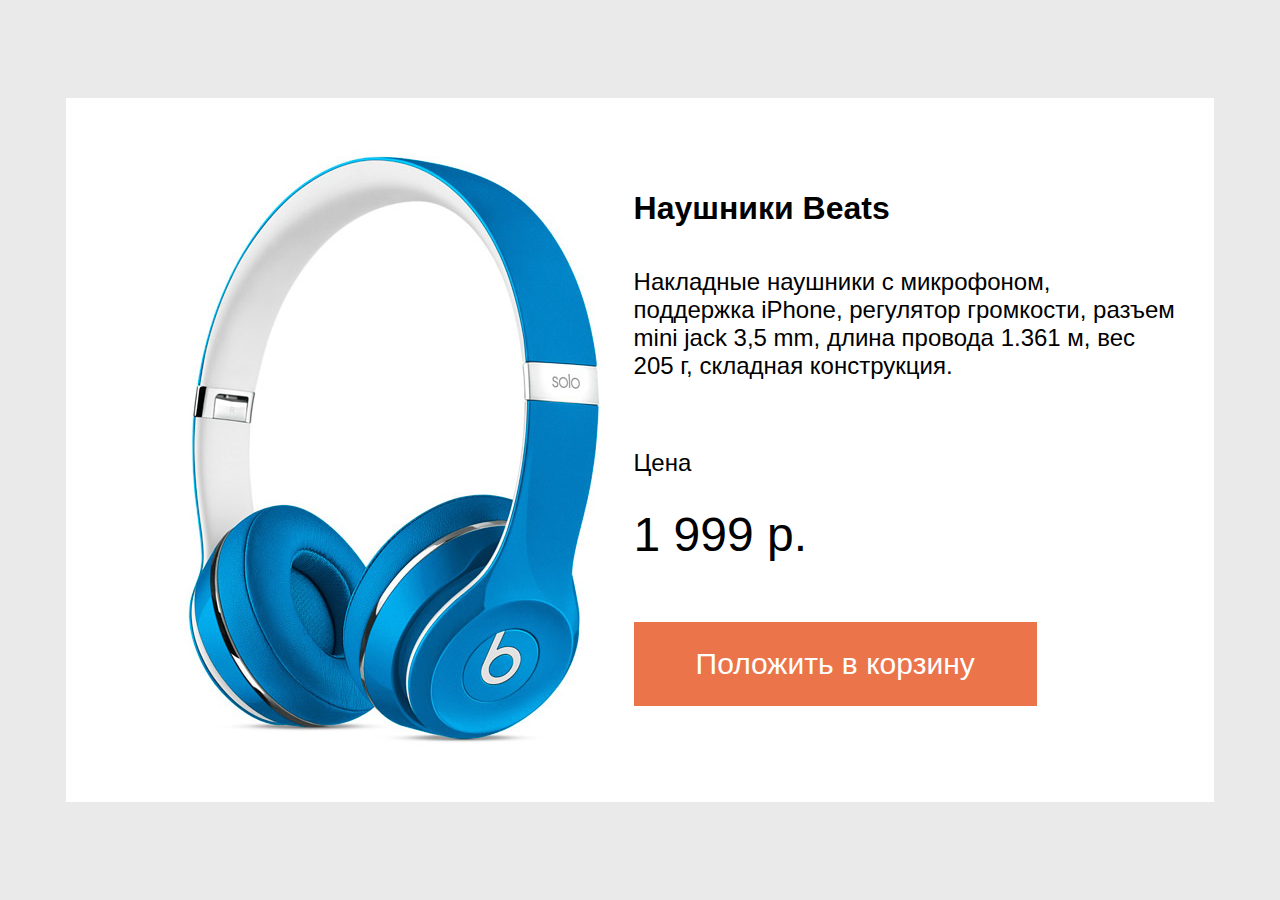
<file: 2nd/index.html>
<!DOCTYPE html>
<html lang="ru">
<head>
	<meta charset="UTF-8">
	<link rel="stylesheet" href="css/main.css">
	<title>Первая верстка.Товар</title>

</head>
<body>
	<div class="item-card">
		<div class="item-card__img">
			<img src="img/bits.jpg" alt="битсы">
		</div>
		<div class="item-card__description">
			<h2>Наушники Beats</h2>
			<p>Накладные наушники с микрофоном, поддержка iPhone, регулятор громкости, разъем mini jack 3,5 mm, длина провода 1.361 м, вес 205 г, складная конструкция.</p>
		
			<div class="price">
			Цена<br>
			<span class="number">1 999 р.</span></div>
			<button class="button">Положить в корзину</button>
		</div>

	</div>
</body>
</html>
</file>
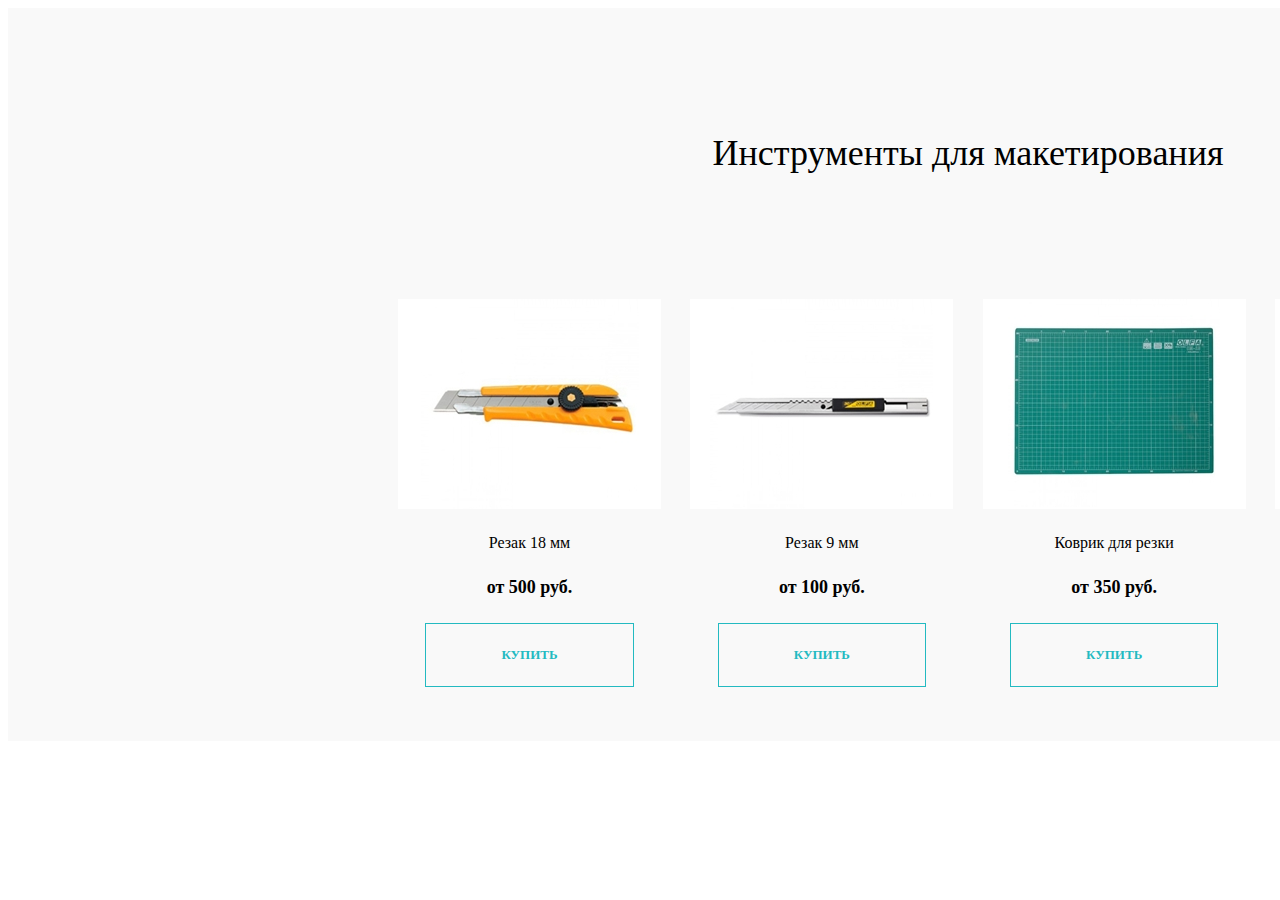
<file: flex-try/index.html>
<!DOCTYPE html>
<html lang="en">
<head>
	<meta charset="UTF-8">
	<title>Document</title>
	<link rel="stylesheet" href="css/main.css">
</head>
<body>
	<section class="instruments">
		<div class="container">
			<h1 class="section__title">
			Инструменты для макетирования
		</h1>
		<div class="row">
			<div class="goods">
				<div class="goods__img"><img src="img/knife_1.jpg" alt="knife_1"></div>
				<div class="goods__name">Резак 18 мм</div>
				<div class="goods__price">от 500 руб.</div>
				<button class="goods__button">Купить</button>
			</div>
			<div class="goods">
				<div class="goods__img"><img src="img/knife_2.jpg" alt="knife_2"></div>
				<div class="goods__name">Резак 9 мм</div>
				<div class="goods__price">от 100 руб.</div>
				<button class="goods__button">Купить</button>
			</div>
			<div class="goods">
				<div class="goods__img"><img src="img/mat.jpg" alt="mat"></div>
				<div class="goods__name">Коврик для резки</div>
				<div class="goods__price">от 350 руб.</div>
				<button class="goods__button">Купить</button>
			</div>
			<div class="goods">
				<div class="goods__img"><img src="img/ruler.jpg" alt="ruler"></div>
				<div class="goods__name">Линейка</div>
				<div class="goods__price">от 400 руб.</div>
				<button class="goods__button">Купить</button>
			</div>
		</div>
		</div>
		
	</section>
</body>
</html>
</file>
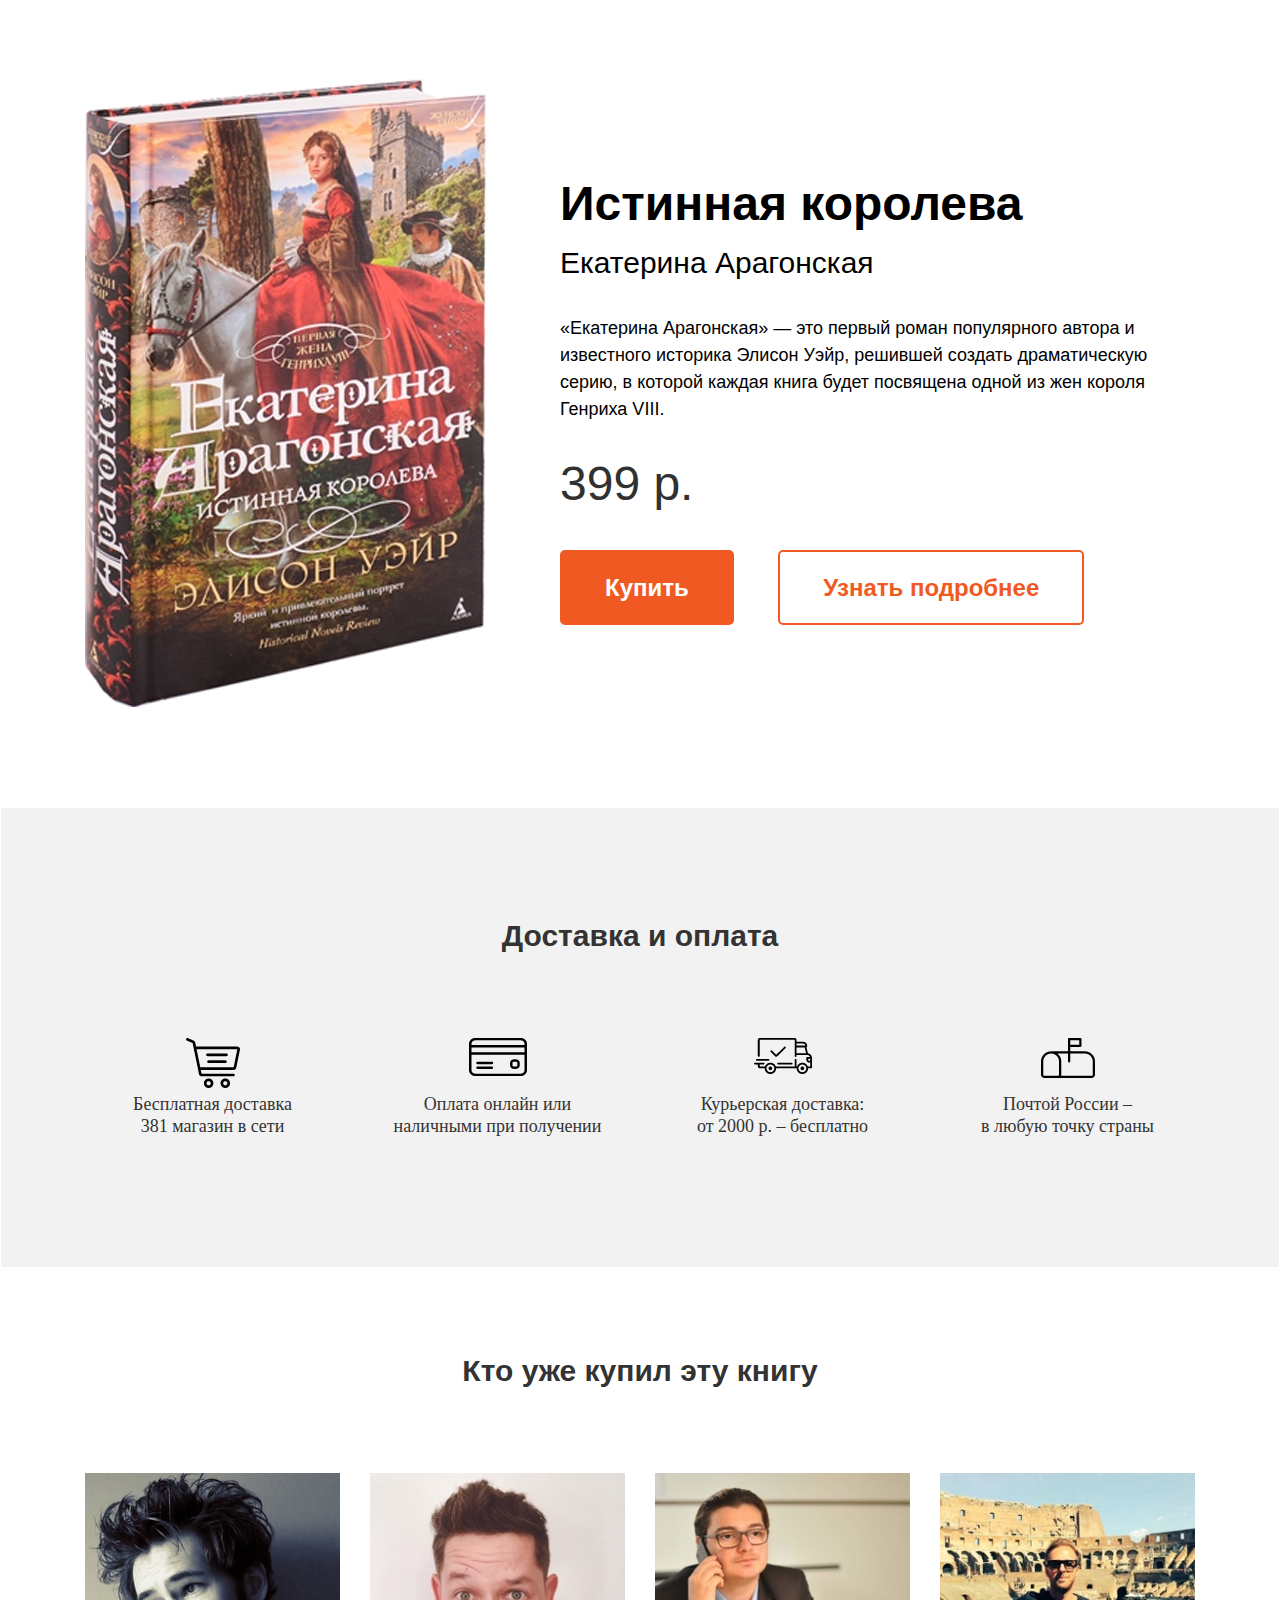
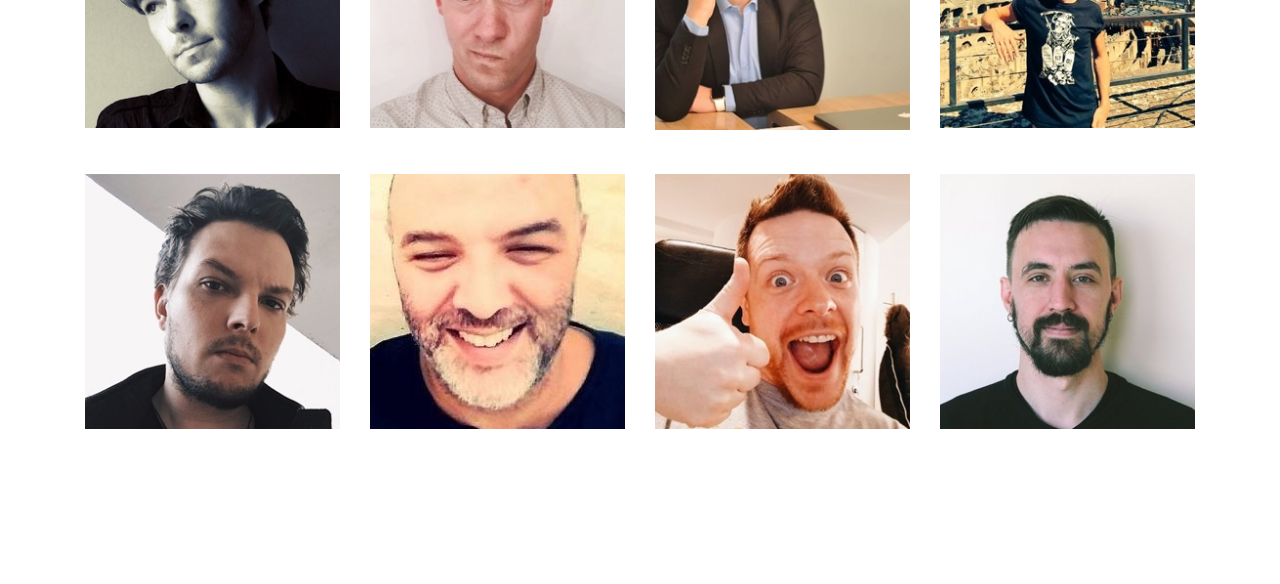
<file: practice-bootstrap/index.html>
<!DOCTYPE html>
<html lang="en">
	<head>
		<meta charset="utf-8">
		<meta name="viewport" content="width=device-width, initial-scale=1, shrink-to-fit=no">
		<meta name="description" content="trade site">
		<meta name="author" content="Alex Alekseev">

		<title>Истинная королева - Екатерина Арагонская</title>

		<!-- Bootstrap core CSS -->
		<link href="css/bootstrap-grid.css" rel="stylesheet">

		<!-- Custom styles for this template -->
		<link href="css/main.css" rel="stylesheet">
	</head>

	<body>
		<header class="header">
			<div class="container">
				<div class="row align-items-center">
					<div class="col-12 col-lg-5">
						<img src="img/header-img.jpg" alt="Фото книги">
					</div>
					<!-- /.col-5 -->
					<div class="col-12 col-lg-7">
						<div class="header-text">
							<h1 class="header-text__title">
								Истинная королева
							</h1>
							<div class="header-text__subtitle">
								Екатерина Арагонская
							</div>
							<p class="header-text__descr">
								«Екатерина Арагонская» — это первый роман популярного автора и известного историка Элисон Уэйр, решившей создать драматическую серию, в которой каждая книга будет посвящена одной из жен короля Генриха VIII.
							</p>
							<div class="header-text__price">
								399 р.
							</div>
							<div class="header-text__buttons">
								<button class="button">Купить</button>
								<button class="button button-o">Узнать подробнее</button>
							</div>
						</div>
						<!-- /.header-text -->
					</div>
					<!-- /.col-7 -->
				</div>
				<!-- /.row -->
			</div>
			<!-- /.container -->
		</header>
		<!-- /.header -->
		
		<section class="features">
			<div class="container">
				<h2 class="section-title">Доставка и оплата</h2>
				<div class="row align-items-center">

					<div class="col-12 col-sm-6 col-lg-3">
						<div class="features__img">
							<img src="img/Shopping_cart.png" alt="Shopping_cart">
						</div>
						<div class="features__text">
							Бесплатная доставка<br> 381 магазин в сети
						</div>
					</div>
					<!-- features col-3 -->
					<div class="col-12 col-sm-6 col-lg-3">
						<div class="features__img">
							<img src="img/Credit_card.png" alt="Credit_card">
						</div>
						<div class="features__text">
							Оплата онлайн или<br> наличными при получении
						</div>
					</div>
					<!-- features col-3 -->
					<div class="col-12 col-sm-6 col-lg-3">
						<div class="features__img">
							<img src="img/Shipped.png" alt="Shipped">
						</div>
						<div class="features__text">
							Курьерская доставка:<br> от 2000 р. – бесплатно
						</div>
					</div>
					<!-- features col-3 -->
					<div class="col-12 col-sm-6 col-lg-3">
						<div class="features__img">
							<img src="img/Mailbox.png" alt="Mailbox">
						</div>
						<div class="features__text">
							Почтой России –<br> в любую точку страны
						</div>
					</div>
					<!-- features col-3 -->

				</div>
				<!-- /.row -->
			</div>
			<!-- /.container -->
		</section>
		<!-- /.features -->
		<section class="clients">
			<div class="container">
				<h2 class="section-title">Кто уже купил эту книгу</h2>

				<div class="row">
					<div class="col-12 col-sm-6 col-lg-3">
						<img src="img/1.jpg" alt="1">
					</div>
					<!-- /.col -->
					<div class="col-12 col-sm-6 col-lg-3">
						<img src="img/2.jpg" alt="2">
					</div>
					<!-- /.col -->
					<div class="col-12 col-sm-6 col-lg-3">
						<img src="img/3.jpg" alt="3">
					</div>
					<!-- /.col -->
					<div class="col-12 col-sm-6 col-lg-3">
						<img src="img/4.jpg" alt="4">
					</div>
					<!-- /.col -->
				</div>
				<!-- /.row -->

				<div class="row">
					<div class="col-12 col-sm-6 col-lg-3">
						<img src="img/5.jpg" alt="5">
					</div>
					<!-- /.col -->
					<div class="col-12 col-sm-6 col-lg-3">
						<img src="img/6.jpg" alt="6">
					</div>
					<!-- /.col -->
					<div class="col-12 col-sm-6 col-lg-3">
						<img src="img/7.jpg" alt="7">
					</div>
					<!-- /.col -->
					<div class="col-12 col-sm-6 col-lg-3">
						<img src="img/8.jpg" alt="8">
					</div>
					<!-- /.col -->
				</div>
				<!-- /.row -->
			</div>
			

		</section>
		<!-- /.clients -->
	</body>
</html>
</file>
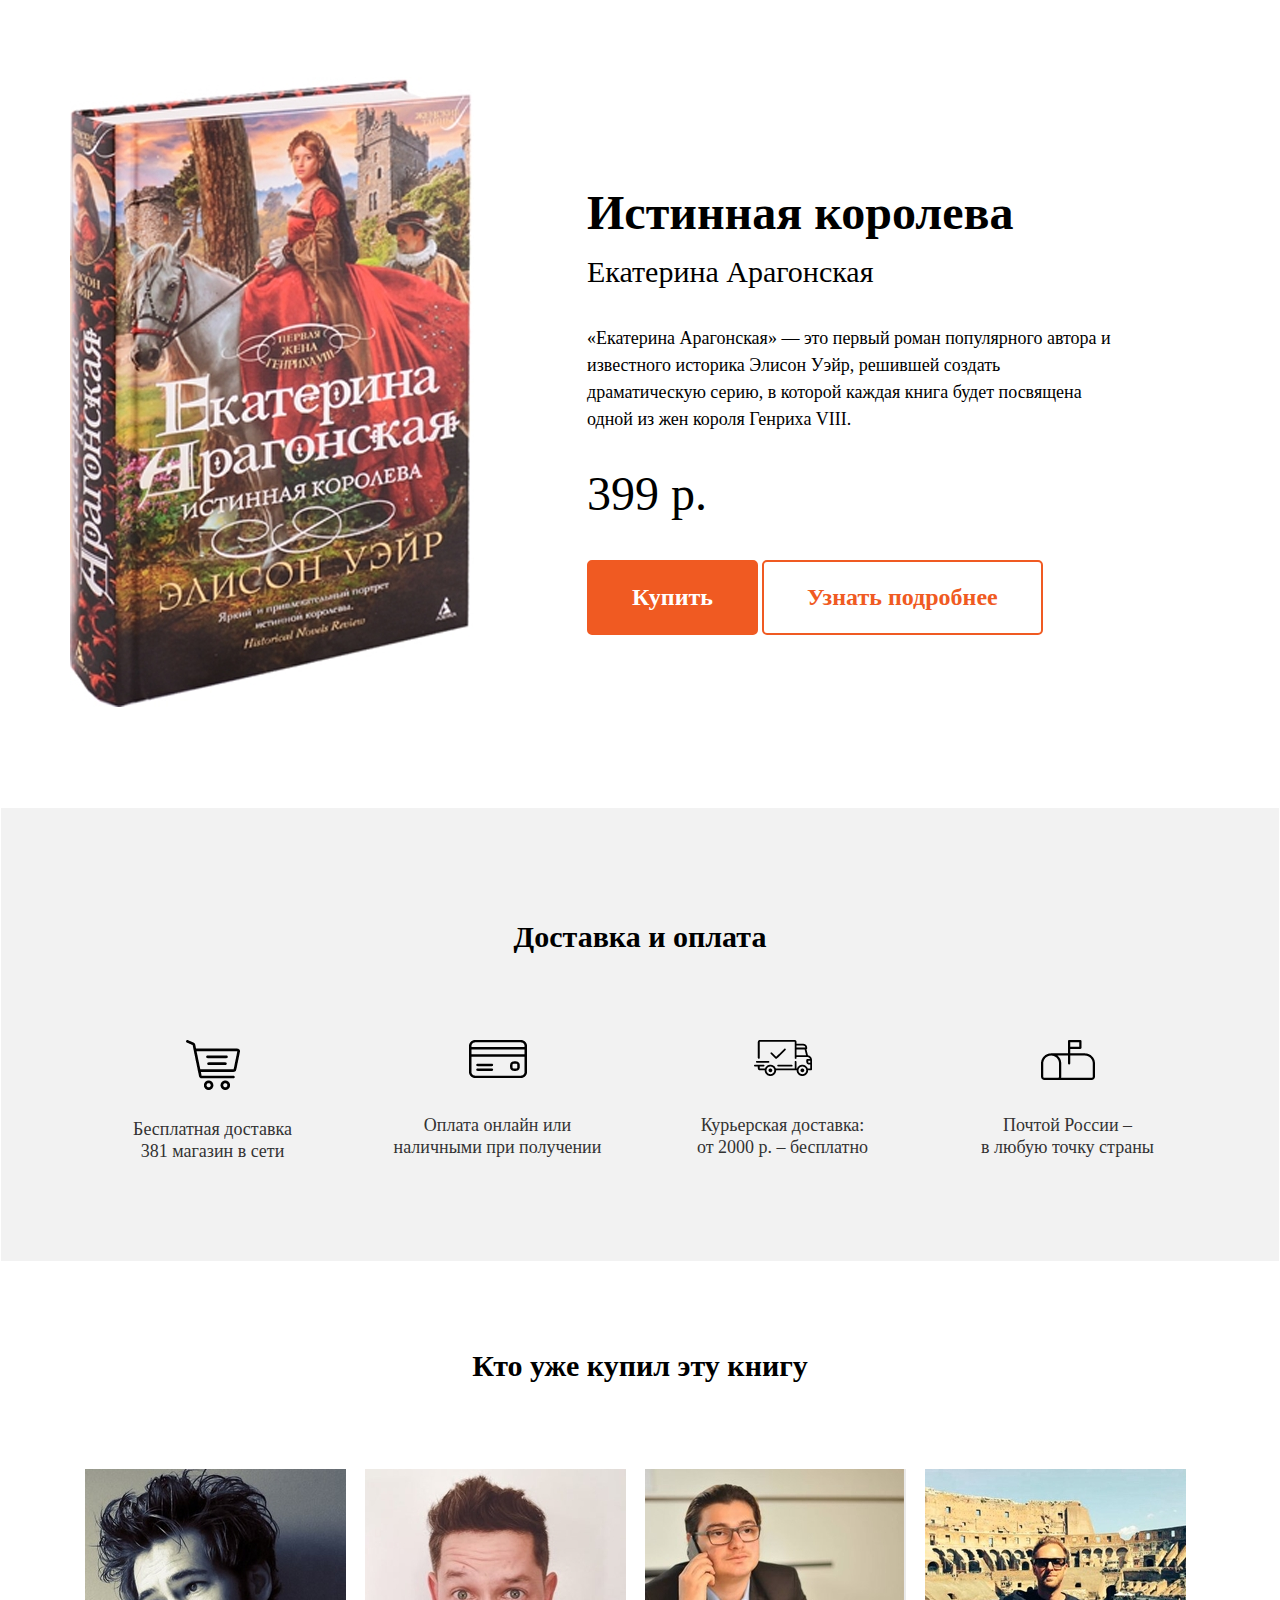
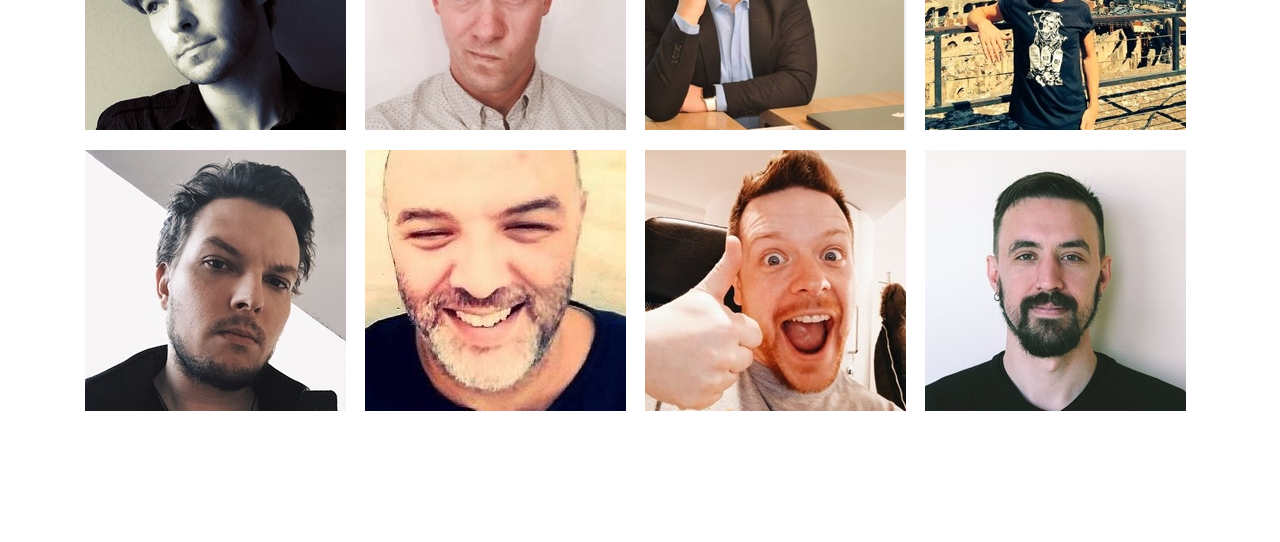
<file: practice/index.html>
<!DOCTYPE html>
<html lang="ru">
<head>
	<meta charset="UTF-8">
	<title>Истинная королева - Екатерина Арагонская</title>
	<link rel="stylesheet" href="css/normalize.css">
	<link rel="stylesheet" href="css/main.css">
</head>
<body>
	<header class="header">
		<div class="container">
			
			<div class="header-img">
				<img src="img/header-img.jpg" alt="Книга">
			</div>
			<!-- /.header-img -->
			<div class="header-text">
				<h1 class="header-text__title">Истинная королева</h1>
				<div class="header-text__subtitle">Екатерина Арагонская</div>
				<p class="header-text__descr">«Екатерина Арагонская» — это первый роман популярного автора и известного историка Элисон Уэйр, решившей создать драматическую серию, в которой каждая книга будет посвящена одной из жен короля Генриха VIII.</p>

				<div class="header-text__price">399 р.</div>

				<button class="button">Купить </button>
				<button class="button button-o">Узнать подробнее</button>

			</div>
			<!-- /.header-text -->

		</div>
		<!-- /.container -->
	</header>
	<section class="features">
		<div class="container">
			
			<h2 class="section-title">
				Доставка и оплата
			</h2>
			<div class="features-wrap">
			
				<div class="features-block">
					<div class="features-block__img">
						<img src="img/Shopping_cart.png" alt="Тележка">
					</div>
					<div class="features-block__text">Бесплатная доставка <br>381 магазин в сети</div>
				</div>
				<!-- /.features-block -->
				<div class="features-block">
					<div class="features-block__img">
						<img src="img/Credit_card.png" alt="Кредитка">
					</div>
					<div class="features-block__text">Оплата онлайн или <br>наличными при получении</div>
				</div>
				<!-- /.features-block -->
				<div class="features-block">
					<div class="features-block__img">
						<img src="img/Shipped.png" alt="Машина">
					</div>
					<div class="features-block__text">Курьерская доставка:<br>от 2000 р. – бесплатно</div>
				</div>
				<!-- /.features-block -->
				<div class="features-block">
					<div class="features-block__img">
						<img src="img/Mailbox.png" alt="Почта">
					</div>
					<div class="features-block__text">Почтой России –<br> в любую точку страны</div>
				</div>
				<!-- /.features-block -->


				</div>
				<!-- /.features-wrap -->

		</div>
		<!-- /.container -->
	</section>
	<!-- /.features -->
	<section class="clients">
		<div class="container">
			
			<h2 class="section-title">Кто уже купил эту книгу</h2>
			
			<div class="gallery">
				
				<div class="gallery-block">
					<img src="img/1.jpg" alt="1">
				</div>

				<div class="gallery-block">
					<img src="img/2.jpg" alt="2">
				</div>

				<div class="gallery-block">
					<img src="img/3.jpg" alt="3">
				</div>

				<div class="gallery-block">
					<img src="img/4.jpg" alt="4">
				</div>

				<div class="gallery-block">
					<img src="img/5.jpg" alt="5">
				</div>

				<div class="gallery-block">
					<img src="img/6.jpg" alt="6">
				</div>

				<div class="gallery-block">
					<img src="img/7.jpg" alt="7">
				</div>

				<div class="gallery-block">
					<img src="img/8.jpg" alt="8">
				</div>

			</div>


		</div>
		<!-- /.container -->
	</section>
	<!-- /.clients -->
</body>
</html>
</file>
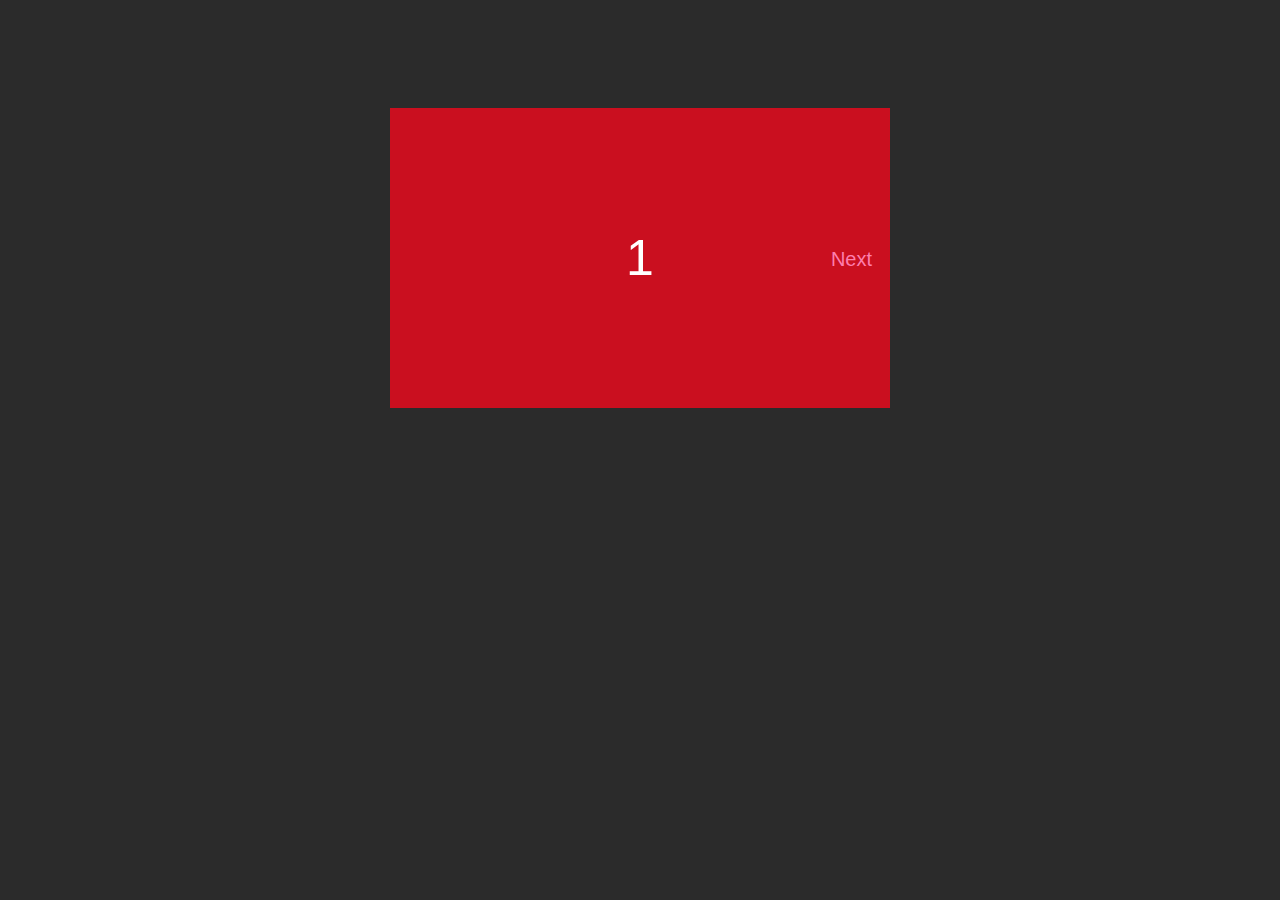
<file: slider/index.html>
<!DOCTYPE html>
<html lang="en">
<head>
	<meta charset="UTF-8">
	<title>++++++++++++++++Slider v1.0 LoL++++++++++++++++</title>
	<link rel="stylesheet" href="assets/css/styles.css">
</head>
<body>
	
	<div class="prev n"><a href="#"> Prev </a></div>
		<div class="slider">
			<div class="img curry">1</div>
			<div class="img">2</div>
			<div class="img">3</div>
			<div class="img">4</div>
			<div class="img">5</div>
		</div>
	<div class="next n"><a href="#"> Next </a></div>

	<script src="https://code.jquery.com/jquery-3.3.1.min.js"></script>
	<script src="assets/js/scripts.js"></script>
</body>
</html>
</file>
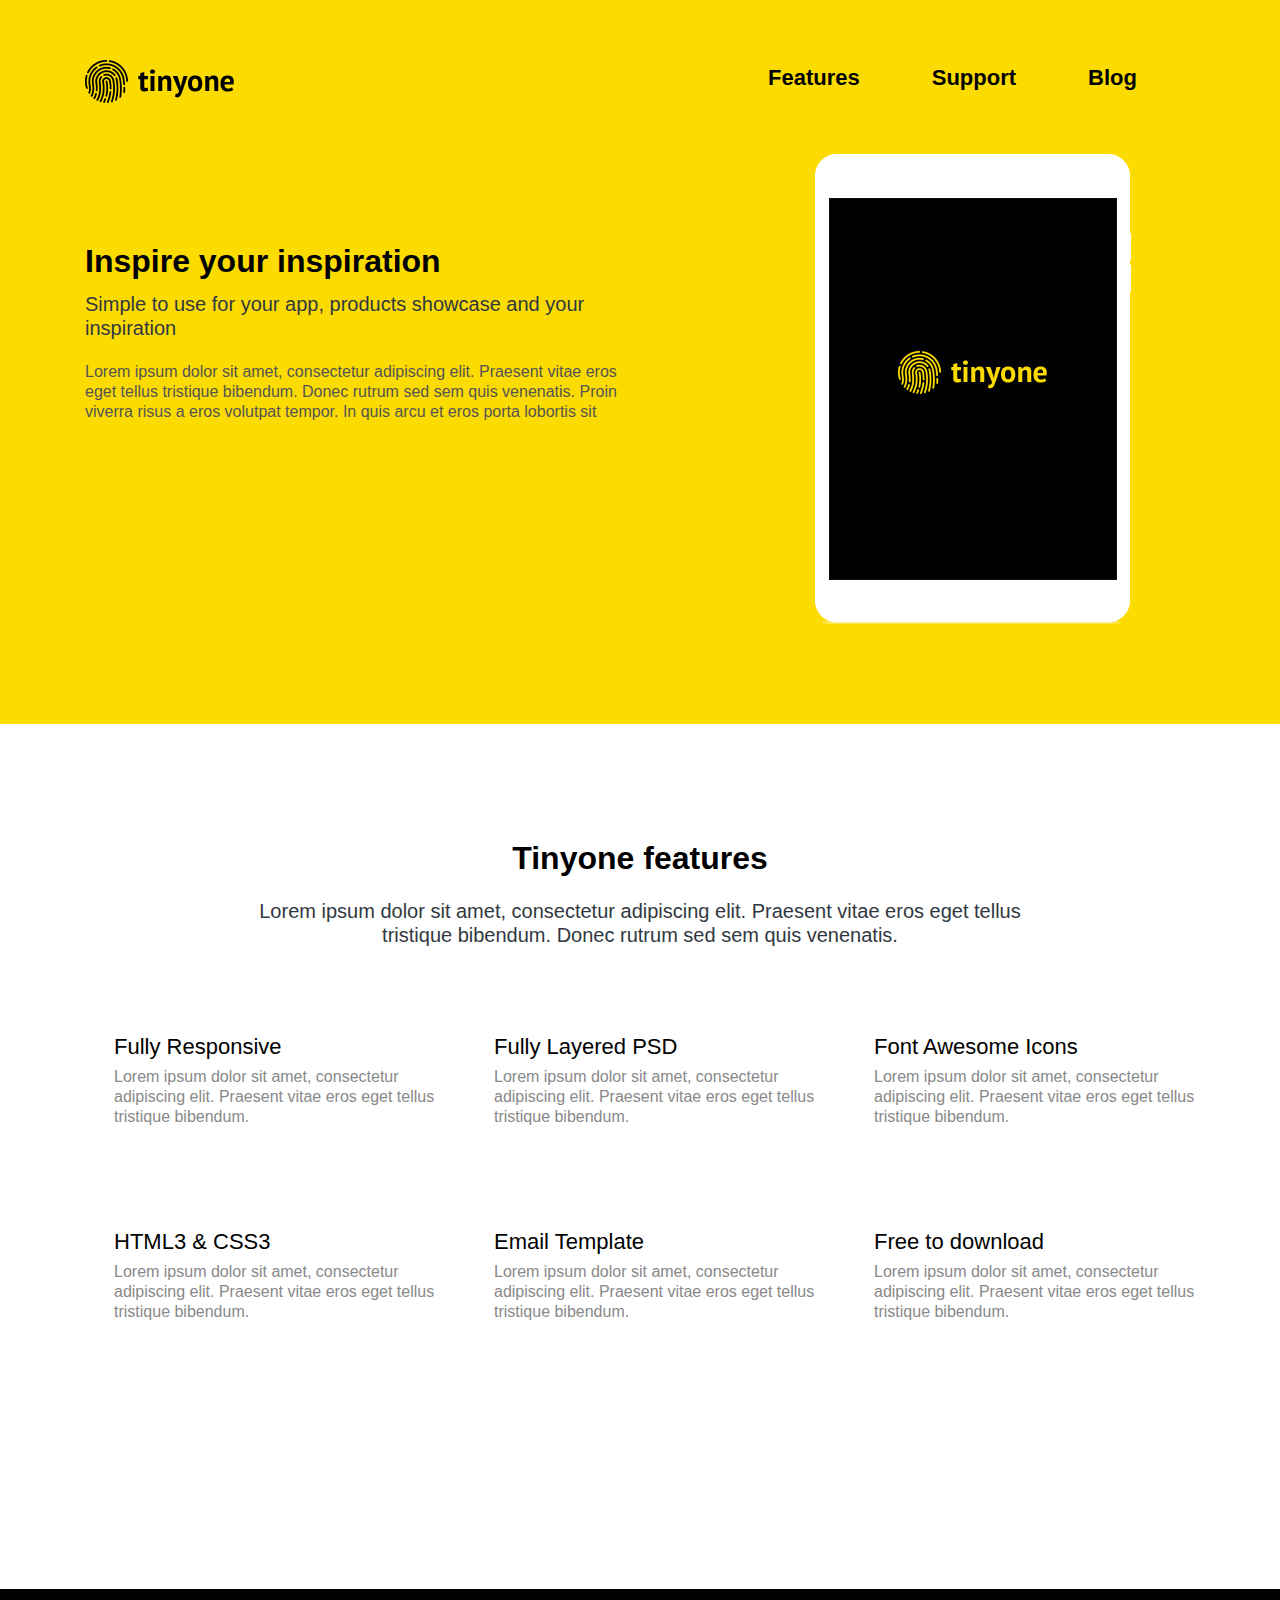
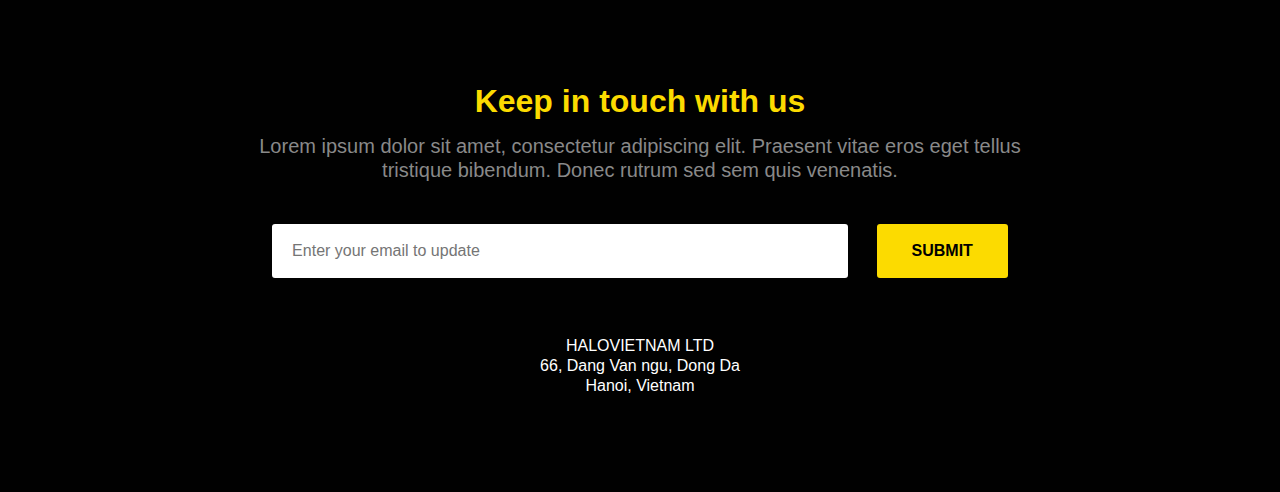
<file: tiny/index.html>
<!doctype html>
<html lang="en">
  <head>
    <!-- Required meta tags -->
    <meta charset="utf-8">
    <meta name="viewport" content="width=device-width, initial-scale=1, shrink-to-fit=no">

    <!-- Bootstrap CSS -->
    <link rel="stylesheet" href="https://maxcdn.bootstrapcdn.com/bootstrap/4.0.0/css/bootstrap.min.css" integrity="sha384-Gn5384xqQ1aoWXA+058RXPxPg6fy4IWvTNh0E263XmFcJlSAwiGgFAW/dAiS6JXm" crossorigin="anonymous">

    <!-- PTSans -->
    <link href="https://fonts.googleapis.com/css?family=PT+Sans:400,700" rel="stylesheet">
  

	
	<!-- Font Avesome -->
	<link rel="stylesheet" href="https://use.fontawesome.com/releases/v5.3.1/css/all.css" integrity="sha384-mzrmE5qonljUremFsqc01SB46JvROS7bZs3IO2EmfFsd15uHvIt+Y8vEf7N7fWAU" crossorigin="anonymous">

    <!-- Main.css -->
    <link rel="stylesheet" href="assets/css/main.css">


    <title>Tinyone</title>
  </head>
  <body>
	
	<header class="header">
		<div class="container">
			<div class="row header-menu">
				<div class="col-lg-3">
					<img src="assets/img/header/header-logo.png" alt="Tinyone" class="header-logo">
				</div>
				<div class="col-lg-5 ml-auto">
					<nav>
						<ul class="nav justify-content-center">
							<li class="nav-item"><a class="nav-link" href="#">Features</a></li>
							<li class="nav-item"><a class="nav-link" href="#">Support</a></li>
							<li class="nav-item"><a class="nav-link" href="#">Blog</a></li>
						</ul>
					</nav>
				</div>
			</div>
			<div class="row align-items-center">
				<div class="col-6">
					<div class="header-text">
						<h2 class="header-text__title">
							Inspire your inspiration
						</h2>
						<div class="header-text__subtitle">
							Simple to use for your app, products showcase and your inspiration
						</div>
						<div class="header-text__descr">
							Lorem ipsum dolor sit amet, consectetur adipiscing elit. Praesent vitae eros eget tellus tristique bibendum. Donec rutrum sed sem quis venenatis. Proin viverra risus a eros volutpat tempor. In quis arcu et eros porta lobortis sit 
						</div>
						<div class="header-text__icons">
							<i class="fab fa-apple"></i>
							<i class="fab fa-android"></i>
							<i class="fab fa-windows"></i>
						</div>
					</div>
				</div>
				<div class="col-5 offset-1">
					<div class="header-img">
						<img src="assets/img/header/ipad.img.png" alt="ipad">
					</div>
				</div>
			</div>
		</div>
	</header>
	<!-- /.header -->
	<section class="features">
		<div class="container">
			<div class="row">
				<div class="col-lg-12">
					<h2 class="section-title">Tinyone features</h2>
					<div class="section-subtitle">Lorem ipsum dolor sit amet, consectetur adipiscing elit. Praesent vitae eros eget tellus tristique bibendum. Donec rutrum sed sem quis venenatis.</div>
				</div>
			</div>
			<!-- /.row -->
			<div class="row">
				<div class="col-4">
					<div class="d-flex features-block">
						<i class="fas fa-tablet-alt features-block__image"></i>
						<div class="features-block__text">
							<h3 class="features-block__title">Fully Responsive</h3>
							<!-- /.features-block__title -->
							<p class="features-block__descr">Lorem ipsum dolor sit amet, consectetur adipiscing elit. Praesent vitae eros eget tellus tristique bibendum.</p>
							<!-- /.features-block__descr -->
						</div>
						<!-- /.features-block__text -->
					</div>
					<!-- /.features-block -->
				</div>
				<!-- /.col-4 -->
				<div class="col-4">
					<div class="d-flex features-block">
						<i class="far fa-lemon features-block__image"></i>
						<div class="features-block__text">
							<h3 class="features-block__title">Fully Layered PSD</h3>
							<!-- /.features-block__title -->
							<p class="features-block__descr">Lorem ipsum dolor sit amet, consectetur adipiscing elit. Praesent vitae eros eget tellus tristique bibendum.</p>
							<!-- /.features-block__descr -->
						</div>
						<!-- /.features-block__text -->
					</div>
					<!-- /.features-block -->
				</div>
				<!-- /.col-4 -->
				<div class="col-4">
					<div class="d-flex features-block">
						<i class="far fa-folder features-block__image"></i>
						<div class="features-block__text">
							<h3 class="features-block__title">Font Awesome Icons</h3>
							<!-- /.features-block__title -->
							<p class="features-block__descr">Lorem ipsum dolor sit amet, consectetur adipiscing elit. Praesent vitae eros eget tellus tristique bibendum.</p>
							<!-- /.features-block__descr -->
						</div>
						<!-- /.features-block__text -->
					</div>
					<!-- /.features-block -->
				</div>
				<!-- /.col-4 -->
				<div class="col-4">
					<div class="d-flex features-block">
						<i class="far fa-file-code features-block__image"></i>
						<div class="features-block__text">
							<h3 class="features-block__title">HTML3 & CSS3 </h3>
							<!-- /.features-block__title -->
							<p class="features-block__descr">Lorem ipsum dolor sit amet, consectetur adipiscing elit. Praesent vitae eros eget tellus tristique bibendum.</p>
							<!-- /.features-block__descr -->
						</div>
						<!-- /.features-block__text -->
					</div>
					<!-- /.features-block -->
				</div>
				<!-- /.col-4 -->
				<div class="col-4">
					<div class="d-flex features-block">
						<i class="far fa-envelope features-block__image"></i>
						<div class="features-block__text">
							<h3 class="features-block__title">Email Template</h3>
							<!-- /.features-block__title -->
							<p class="features-block__descr">Lorem ipsum dolor sit amet, consectetur adipiscing elit. Praesent vitae eros eget tellus tristique bibendum.</p>
							<!-- /.features-block__descr -->
						</div>
						<!-- /.features-block__text -->
					</div>
					<!-- /.features-block -->
				</div>
				<!-- /.col-4 -->
				<div class="col-4">
					<div class="d-flex features-block">
						<i class="fas fa-angle-double-down features-block__image"></i>
						<div class="features-block__text">
							<h3 class="features-block__title">Free to download</h3>
							<!-- /.features-block__title -->
							<p class="features-block__descr">Lorem ipsum dolor sit amet, consectetur adipiscing elit. Praesent vitae eros eget tellus tristique bibendum.</p>
							<!-- /.features-block__descr -->
						</div>
						<!-- /.features-block__text -->
					</div>
					<!-- /.features-block -->
				</div>
				<!-- /.col-4 -->
			</div>
			<!-- /.row -->
		</div>
		<!-- /.container -->
	</section>
	<!-- /.section -->
	<section class="touch">
		<div class="container">
			<div class="row">
				<div class="col-lg-12">
					<div class="section-title">Keep in touch with us</div>
					<!-- /.section-title -->
					<div class="section-subtitle">Lorem ipsum dolor sit amet, consectetur adipiscing elit. Praesent vitae eros eget tellus tristique bibendum. Donec rutrum sed sem quis venenatis.</div>
					<!-- /.section-subtitle -->
				</div>
				<!-- /.col-lg-12 -->
			</div>
			<!-- /.row -->
			<div class="row">
				<div class="col-lg-12">
					<form action="" class="form">
						<input type="email" placeholder="Enter your email to update" class="form__input" required>
						<button type="submit" class="form__btn">Submit</button>
					</form>
				</div>
			</div>
		</div>
		<!-- /.container -->
	</section>
	<!-- /.touch -->
	<footer class="footer">
		<div class="container">
			<div class="footer-contacts">
				HALOVIETNAM LTD<br>
				66, Dang Van ngu, Dong Da<br>
				Hanoi, Vietnam
			</div>
			<!-- /.contact -->
		</div>
		<!-- /.container -->
	</footer>
	<!-- /.footer -->



    <!-- Optional JavaScript -->
    <!-- jQuery first, then Popper.js, then Bootstrap JS -->
    <script src="https://code.jquery.com/jquery-3.2.1.slim.min.js" integrity="sha384-KJ3o2DKtIkvYIK3UENzmM7KCkRr/rE9/Qpg6aAZGJwFDMVNA/GpGFF93hXpG5KkN" crossorigin="anonymous"></script>
    <script src="https://cdnjs.cloudflare.com/ajax/libs/popper.js/1.12.9/umd/popper.min.js" integrity="sha384-ApNbgh9B+Y1QKtv3Rn7W3mgPxhU9K/ScQsAP7hUibX39j7fakFPskvXusvfa0b4Q" crossorigin="anonymous"></script>
    <script src="https://maxcdn.bootstrapcdn.com/bootstrap/4.0.0/js/bootstrap.min.js" integrity="sha384-JZR6Spejh4U02d8jOt6vLEHfe/JQGiRRSQQxSfFWpi1MquVdAyjUar5+76PVCmYl" crossorigin="anonymous"></script>
  </body>
</html>
</file>
<file: 2nd/css/main.css>
body {
	background-color: #eaeaea;
	font-family: Arial;
}

.item-card {
	background-color: #fff;
	padding: 50px 30px;
	width: 85vw;

	/*margin: 0 auto;*/

	position: absolute;
    top: 50%;
    left: 50%;
    margin-right: -50%;
    transform: translate(-50%, -50%)
}

.item-card__img,
.item-card__description {
	display: inline-block;
}

.item-card__img {
	width: 49%;
	vertical-align: middle;

}

.item-card__description {
	width: 50%;
	vertical-align: top;

}

.item-card__description h2 {
	padding: 15px 0;
	font-size: 32px;
}

.item-card__description p {
	max-width: 640px;
	font-size: 24px;
	padding-bottom: 45px;
}

.price {
	font-size: 24px;
}

.price .number {
	display: inline-block;
	font-size: 48px;
	padding-top: 30px;
	padding-bottom: 60px; 
}

.button {
	outline: none;

	background-color: #ec744a;
	border: none;

	color: #fff;
	font-size: 30px;

	padding: 25px 62px;
}

.button:hover {
	background-color: #fff;
	color: #ec744a;
	border: 1px solid #ec744a;
}
</file>
<file: flex-try/css/main.css>
.instruments {
  background-color: #f9f9f9;
  width: 1920px;
  height: 733px;
  text-align: center;
}

.container {
  width: 1140px;
  margin: 0 auto;
  padding-top: 100px;
}

.section__title {
  color: #000000;
  font-family: "Proxima Nova";
  font-size: 36px;
  font-weight: 400;
  margin-bottom: 125px;
}

.row {
  display: -webkit-box;
  display: -ms-flexbox;
  display: flex;
  -webkit-box-pack: justify;
      -ms-flex-pack: justify;
          justify-content: space-between;
}

.goods__img {
  width: 263px;
  height: 210px;
  background-color: #ffffff;
  margin-bottom: 25px;
}
.goods__name {
  color: #000000;
  font-family: "Proxima Nova";
  font-size: 16px;
  font-weight: 300;
  margin-bottom: 25px;
}
.goods__price {
  color: #000000;
  font-family: "Proxima Nova";
  font-size: 18px;
  font-weight: 700;
  margin-bottom: 25px;
}
.goods__button {
  padding: 23px 75px;
}

button {
  border: 1px solid #23bac1;
  background-color: #f9f9f9;
  color: #23bac1;
  font-family: "Proxima Nova";
  font-size: 13px;
  font-weight: 700;
  text-transform: uppercase;
}
button:focus {
  outline: none;
}
</file>
<file: practice-bootstrap/css/main.css>
body {
	margin: 0;
	font-family: 'Tahoma', sans-serif;
	color: #000;
	
}

img {
	max-width: 100%;
}

.header {
	padding-top: 77px;
	padding-bottom: 96px;
}

.header-text__title {
	margin-bottom: 15px;

	font-size: 48px;
	font-weight: 700;
}

.header-text__subtitle {
	margin-bottom: 35px;

	font-size: 30px;
	font-weight: 400;
}

.header-text__descr {
	margin-bottom: 47px;

	font-size: 18px;
	font-weight: 400;
	line-height: 27px;
}

.header-text__price {
	margin-bottom: 53px;
	
	color: #313131;
	font-size: 48px;
	font-weight: 400;
	line-height: 27px;
}

button:focus {
	outline: none;
}

.button {
	margin-bottom: 20px;

	border: 2px solid #f05a22;
	border-radius: 5px;
	background-color: #f05a22;

	font-size: 24px;
	font-weight: 700;
	line-height: 27px;
	color: #ffffff;

	margin-right: 40px;

	padding: 22px 43px;
}

.button-o {
	background-color: transparent;

	border: 2px solid #f05a22;
	color: #f05a22;
}

.features {
	border: 1px solid #ffffff;
	background-color: #f2f2f2;

	padding-top: 89px;
	padding-bottom: 100px;

	text-align: center;

}

.section-title {
	color: #333333;
	font-size: 30px;
	font-weight: 700;
	line-height: 27px;

	
	margin-bottom: 89px;
}

.features__img {
	min-height: 55px;
}

.features__text {
	color: #333333;
	font-family: "Open Sans";
	font-size: 18px;
	font-weight: 400;
	line-height: 22px;

	margin-bottom: 30px;
}

.clients {

	margin-top: 89px;
	margin-bottom: 111px;

	text-align: center;
}

.clients img {
	margin-bottom: 40px;
}
</file>
<file: practice/css/main.css>
body {
	font-family: Tahoma;
}
button:focus {
	outline: none;
}
.container {
	width: 1140px;
	margin: 0 auto;
	
}

.header {
	padding-top: 77px;
	padding-bottom: 96px;
	background: #fff;
}

.header-img {
	display: inline-block;
	width: 45%;
	vertical-align: middle;
}

.header-text {
	display: inline-block;
	width: 54%;
	vertical-align: middle;
}
.header-text__title {

	color: #000000;
	font-size: 48px;
	font-weight: 700;

	margin-bottom: 15px;
}

.header-text__subtitle {
	font-size: 30px;
	font-weight: 400;

	margin-bottom: 35px;
}

.header-text__descr {
	font-size: 18px;
	font-weight: 400;
	line-height: 27px;
	max-width: 530px;

	margin-bottom: 47px;
}

.header-text__price {
	font-size: 48px;
	font-weight: 400;
	line-height: 27px;

	margin-bottom: 53px;
}

.button {
	border: 2px solid #f05a22;
	border-radius: 5px;
	background-color: #f05a22;


	color: #ffffff;
	font-size: 24px;
	font-weight: 700;

	padding: 22px 43px;
	
}

.button-o {
	color: #f05a22;
	border: 2px solid #f05a22;
	background-color: transparent;
}


.section-title {

	margin-bottom: 90px;
	font-size: 30px;
	font-weight: 700;
	line-height: 27px;

	text-align: center;

}

.features-block {


	display: inline-block;
	text-align: center;
	width: 25%;
	float: left;
	
	
}

.features-wrap::after {
	content: '';
	display: table;
	clear: both;

}

.features-block__text {
	color: #333333;
	font-family: "Open Sans";
	font-size: 18px;
	font-weight: 400;
	line-height: 22px;
	

}

.features-block__img {
	min-height: 51px;
	margin-bottom: 23px;
}

.features {
	padding-top: 90px;
	padding-bottom: 99px;

	margin-bottom: 90px;

	border: 1px solid #ffffff;
	background-color: #f2f2f2;
}

.gallery {
	padding-bottom: 111px;
}

.gallery-block {
	height: 261px;
	width: 261px;
	
	margin-left: 15px;
	margin-bottom: 20px;

	display: inline-block;

	background-color: #eaeaea;
}
</file>
<file: slider/assets/css/styles.css>
body{
	background: #2b2b2b;
	display: -webkit-flex;
	display: -moz-flex;
	display: -ms-flex;
	display: -o-flex;
	display: flex;
	font-family: Arial;
}
.slider{
	width: 500px;
	height: 300px;
	margin: 100px auto;
	position: relative;
	top: 0;
	left: 0;
	right: 0;
}
.img{
	text-align: center;
	line-height: 300px;
	position: absolute;
	font-size: 50px;
	color: #fff;
	display: none;
}
.img.curry{
	display: block;
}
.img:first-child{
	width: 500px;
	background: #CA0F1F;
}
.img:nth-child(2){
	width: 500px;
	background: #0ADD75;
}
.img:nth-child(3){
	width: 500px;
	background: #0AB6DD;
}
.img:nth-child(4){
	width: 500px;
	background: #FD07ED;
}
.img:nth-child(5){
	width: 500px;
	background: #BFBFBF;
}
.n{
	color: #575757;
}
a{
	text-decoration: none;
	color: #FD7EAD;
	font-size: 20px;
}
a:hover{
	color: #0AB6DD;
}
.prev{
	position: relative;
	top: 240px;
	left: 400px;
}
.next{
	position: relative;
	top: 240px;
	right: 400px;
}
</file>
<file: tiny/assets/css/main.css>
body {
	font-family: 'PTSans', sans-serif;
}

.header {
	padding-top: 60px;
	padding-bottom: 100px;

	background-color: #fcdb00;
	color: #010101;
}

.header-menu {
	margin-bottom: 51px;
}

.nav-item a {
	color: #010101;
	font-size: 22px;
	font-weight: 700;
	line-height: 20px;
}
.nav-item {
	margin-right: 40px;
}

.header-img {
	text-align: center;
}

.header-text {
	text-align: left;
}

.header-text__title {
	margin-bottom: 22px;

	color: #010101;
	font-size: 32px;
	font-weight: 700;
	line-height: 18px;
}

.header-text__subtitle {
	margin-bottom: 22px;

	color: #313841;
	font-size: 20px;
	font-weight: 400;
	line-height: 24px;
}

.header-text__descr {
	margin-bottom: 41px;

	color: #555555;
	font-size: 16px;
	font-weight: 400;
	line-height: 20px;
}

.fa-apple, .fa-android, .fa-windows {
	margin-right: 38px;

	font-size: 42px;
}

.section-title {
	padding-bottom: 17px;

	text-align: center;

	color: #010101;
	font-size: 32px;
	font-weight: 700;
	line-height: 32px;
}

.section-subtitle {
	width: 780px;
	margin-left: auto;
	margin-right: auto;
	margin-bottom: 88px;

	text-align: center;

	color: #313841;
	font-size: 20px;
	font-weight: 400;
	line-height: 24px;
}

.features {
	padding-top: 118px;
	padding-bottom: 164px;
}
.features-block {
	margin-bottom: 87px;
}
.features-block__image {
	font-size: 50px;
	margin-right: 29px;
	
}
.features-block__title {
	color: #010101;
	font-size: 22px;
	font-weight: 400;
	line-height: 24px;
}
.features-block__descr {
	color: #898989;
	font-size: 16px;
	font-weight: 400;
	line-height: 20px;
}

.touch {
	padding-top: 96px;
	padding-bottom: 56px;
	background-color: #010101;
}

.touch .section-title {
	color: #fcdb00;
}
.touch .section-subtitle {
	color: #898989;
	margin-bottom: 40px;
}

.footer {
	background-color: #010101;
	text-align: center;
	padding-bottom: 96px;
}
.footer-contacts {
	color: #fff;
	font-size: 16px;
	font-weight: 400;
	line-height: 20px;
}
.form {
	text-align: center;

}
.form__input {
	padding: 15px 20px;
	margin-right: 20px;

	width: 580px;
	background: #fff;
	border: 2px solid #010101;
	border-radius: 5px;

	font-family: 'PTSans', sans-serif;
	color: #898989;
	font-size: 16px;
	font-weight: 400;

	
}
.form__btn {
	padding: 15px 35px;

	border: 2px solid #010101;
	border-radius: 5px;
	background-color: #fcdb00;

	font-family: 'PTSans', sans-serif;
	color: #000;
	font-size: 16px;
	font-weight: 700;
	line-height: 24px;
	text-transform: uppercase;
}
</file>
